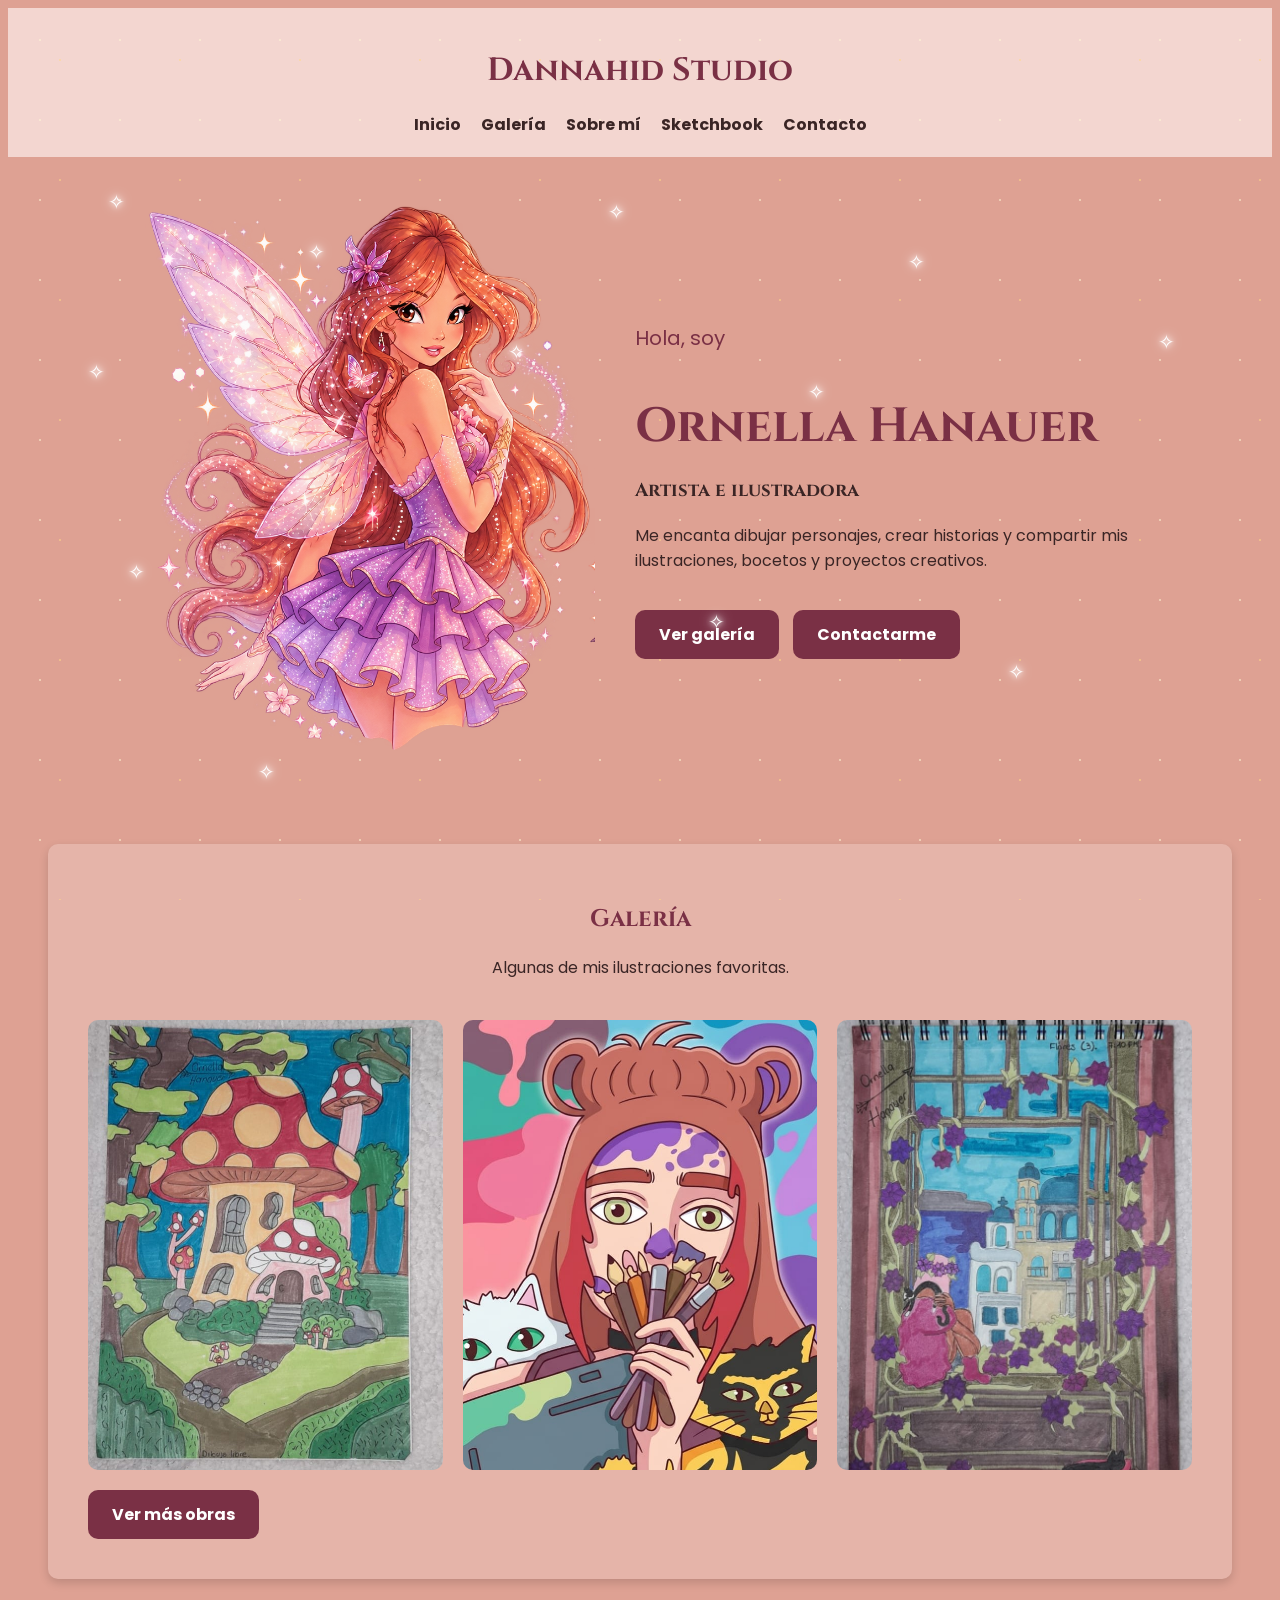
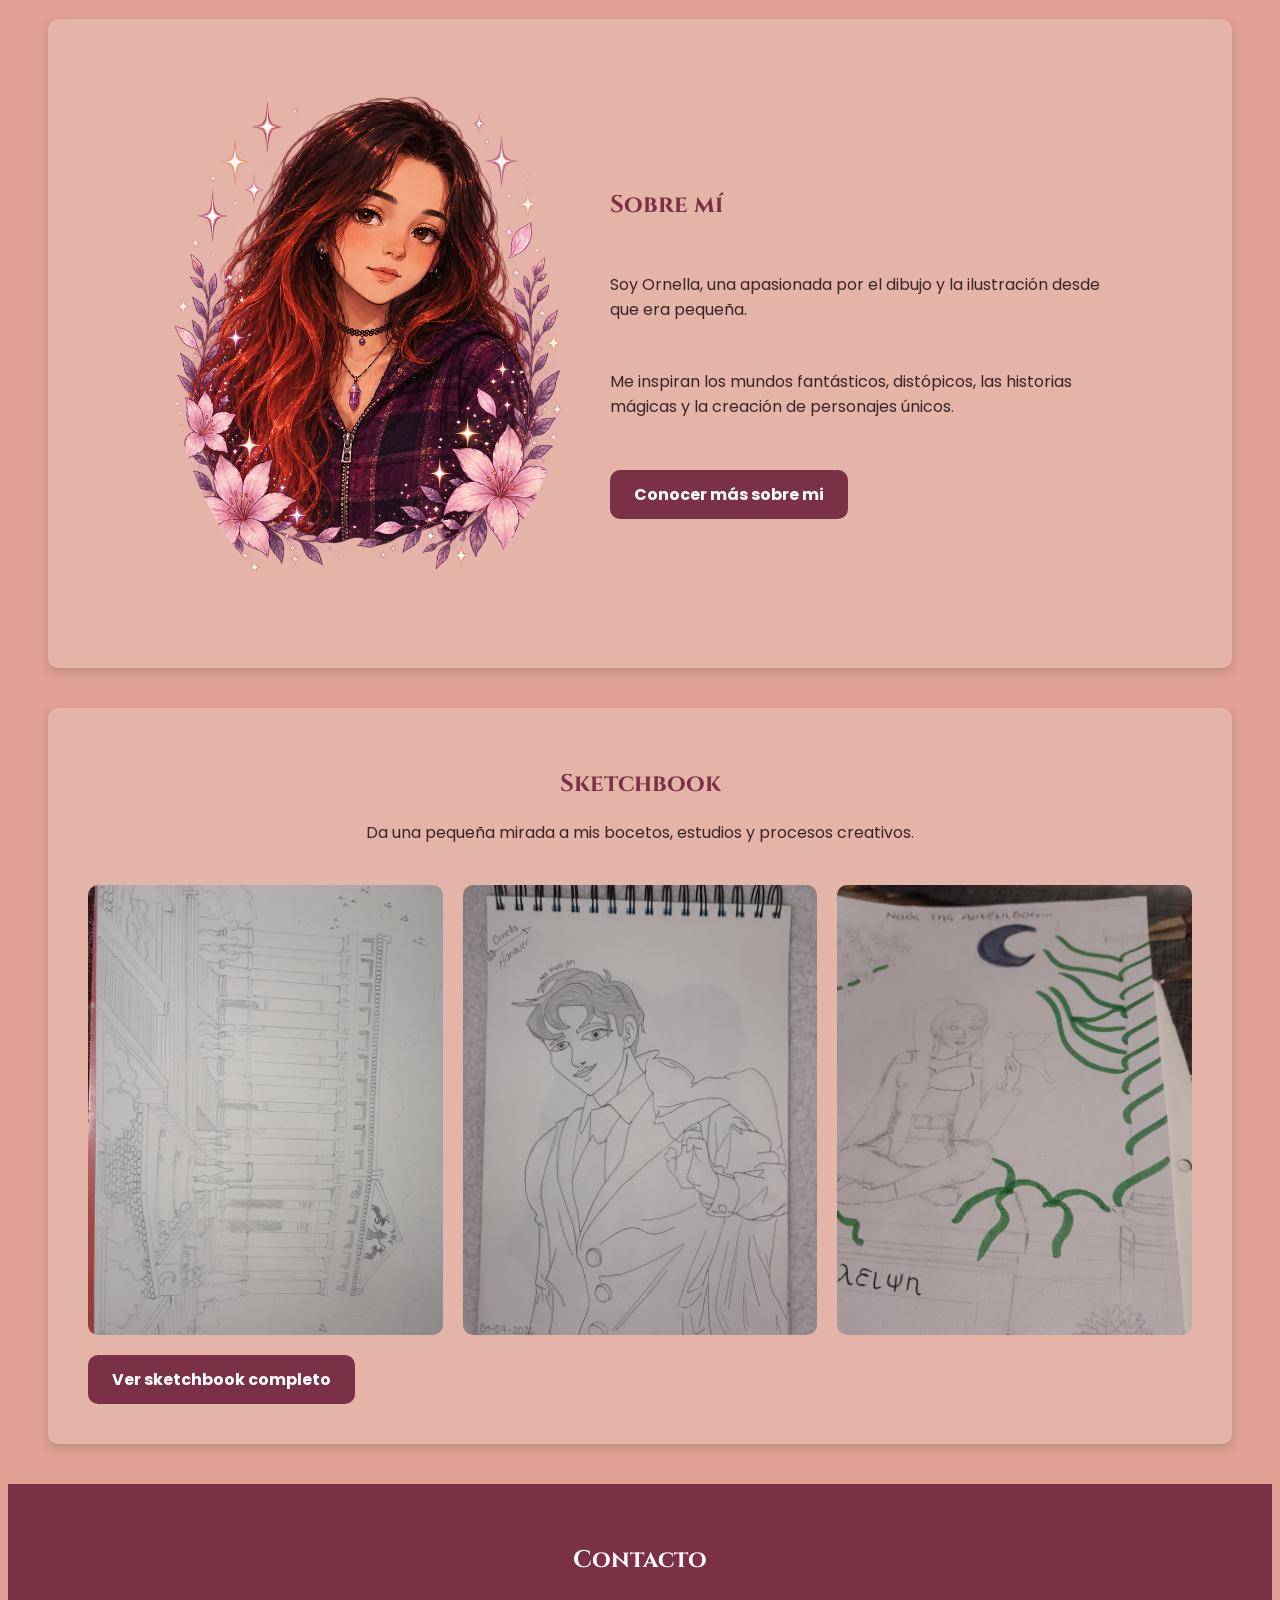
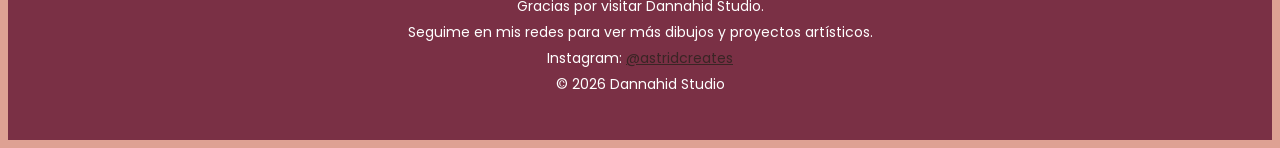
<file: index.html>
<!DOCTYPE html>
<html lang="es">

<head>

    <!-- Configuración de la página -->
    <meta charset="UTF-8">
    <meta name="viewport" content="width=device-width, initial-scale=1.0">
 
    <meta name="description"
    content="Portafolio artístico de Ornella Hanauer. Ilustraciones, bocetos, personajes originales, fanarts y proyectos creativos de Dannahid Studio.">

    <meta name="keywords"
    content="arte, ilustración, dibujo, portafolio, artista, fantasy art, bocetos">

    <meta name="author"
    content="Ornella Hanauer">

    <!-- Icon -->
    <link rel="icon" href="./assets/icons/iconodepaginaweb.png">

    <!-- Open Graph -->
    <meta property="og:title" content="Dannahid Studio">
    <meta property="og:description" content="Portafolio artístico de Ornella Hanauer.">
    <meta property="og:type" content="website">
    <meta property="og:image" content="./assets/img/fairy.png">

    <!-- Título que aparece en la pestaña -->
    <title>Dannahid Studio | Portafolio de Ornella Hanauer</title>

    <!-- Google Fonts -->
    <link rel="preconnect" href="https://fonts.googleapis.com">
 
    <link rel="preconnect" href="https://fonts.gstatic.com" crossorigin>

    <link href="https://fonts.googleapis.com/css2?family=Cinzel:wght@400;600;700&family=Poppins:wght@300;400;500;600&display=swap" rel="stylesheet">

    <!-- Hoja de estilos -->
    <link rel="stylesheet" href="./css/style.css">

    
</head>

<body>

    <!-- =========================
         HEADER / MENÚ DE NAVEGACIÓN
         ========================= -->

    <header class="header">

        <h1>Dannahid Studio</h1>

        <nav class="navbar" aria-label="Menú principal">
          <ul>
             <li><a href="./index.html">Inicio</a></li>
             <li><a href="./pages/gallery.html">Galería</a></li>
             <li><a href="./pages/aboutme.html">Sobre mí</a></li>
             <li><a href="./pages/sketchbook.html">Sketchbook</a></li>
             <li><a href="./pages/contact.html">Contacto</a></li>
          </ul>
        </nav>

    </header>

    <!-- =========================
         CONTENIDO PRINCIPAL
         ========================= -->

    <main>

        <!-- =========================
             HERO / PRESENTACIÓN
             ========================= -->

        <section id="inicio" class="hero">

            <!-- Imagen principal -->
            <img src="./assets/img/hada.png"
            class="hero-image"
            alt="Ilustración digital de un hada fantástica representando la identidad visual de Dannahid Studio">

            <div class="stars">
               <span></span>
               <span></span>
               <span></span>
               <span></span>
               <span></span>
               <span></span>
               <span></span>
               <span></span>
               <span></span>
               <span></span>
               <span></span>
               <span></span>
            </div>

            <!-- Texto principal -->
            <div class="hero-content">

                <p class="subtitle">
                 Hola, soy
                </p>

                <h2>
                 Ornella Hanauer
                </h2>

                <h3>
                  Artista e ilustradora
                </h3>

                <p>
                  Me encanta dibujar personajes,
                 crear historias y compartir mis
                 ilustraciones, bocetos y proyectos
                 creativos.
               </p>

               <a href="./pages/gallery.html" class="btn">Ver galería</a>
               <a href="./pages/contact.html" class="btn">Contactarme</a>

            </div>

        </section>

        <!-- =========================
             GALERÍA
             ========================= -->

        <section id="galeria" class="gallery">

            <h2>Galería</h2>

            <p>
                Algunas de mis ilustraciones favoritas.
            </p>

            <div class="gallery-container">

                <img src="./assets/img/casitashonguitos.jpeg"
                     alt="ilustración de una casa en forma de hongos en medio de un bosque mágico">

                <img src="./assets/img/chicaarteygatosdigital.jpeg"
                     alt="Ilustración colorida de una chica con manchas de pintura en la cara, pinceles y sus gatos.">

                <img src="./assets/img/chicaylilas.jpeg"
                     alt="Ilustración de una mujer sentada en el alfeizer de la ventana, rodeada de flores lilas, mirando hacia la ciudad junto a sus mascotas.">

            </div>

            <a href="./pages/gallery.html" class="btn">Ver más obras</a>

        </section>

        <!-- =========================
             SOBRE MÍ
             ========================= -->
        
        <section id="sobre-mi" class="aboutme">

          <div class="aboutme-image">

             <img src="./assets/img/avatardeornella.png"
             alt="Representación artística de Ornella">

          </div>

           <div class="aboutme-content">

             <h2>Sobre mí</h2>

                 <p>Soy Ornella, una apasionada por el dibujo y la ilustración desde que era pequeña.</p>

                 <p>Me inspiran los mundos fantásticos, distópicos, las historias mágicas y la creación de personajes únicos.</p>

              <a href="./pages/aboutme.html" class="btn">Conocer más sobre mi</a>

           </div>

        </section>


        <!-- =========================
     SKETCHBOOK
     ========================= -->

    <section id="sketchbook" class="sketchbook">

          <h2>Sketchbook</h2>

             <p>Da una pequeña mirada a mis bocetos, estudios y procesos creativos.</p>

         <div class="sketchbook-container">

            <img src="./assets/img/bocetotemplo3.jpeg"
             alt="Boceto de inicio para el Templo de Lady Artemisa en Éfeso.">

            <img src="./assets/img/bocetonahwajin7.jpeg"
             alt="Boceto del personaje Na Hwa-jin, protagonista de la serie de Netflix Coreana, Así aprenderás.">

            <img src="./assets/img/bocetoflores2.jpeg"
             alt="Boceto de una mujer sentada en un templo, de perfil bajo un paisaje nocturno con una luna y ramas verdes crecientes.">

         </div>

       <a href="./pages/sketchbook.html" class="btn">Ver sketchbook completo</a>

    </section>

    <!-- =========================
         FOOTER / CONTACTO
         ========================= -->

    <footer id="contacto" class="footer">

        <h2>Contacto</h2>

        <p>Gracias por visitar Dannahid Studio.</p>

        <p>Seguime en mis redes para ver más dibujos
            y proyectos artísticos.</p>

        <p>
         Instagram:
         <a href="https://instagram.com/astrid.creates7"
          target="_blank"
          rel="noopener noreferrer">
          @astridcreates
         </a>
        </p>

        <p>© 2026 Dannahid Studio</p>

    </footer>

</body>

</html>
</file>
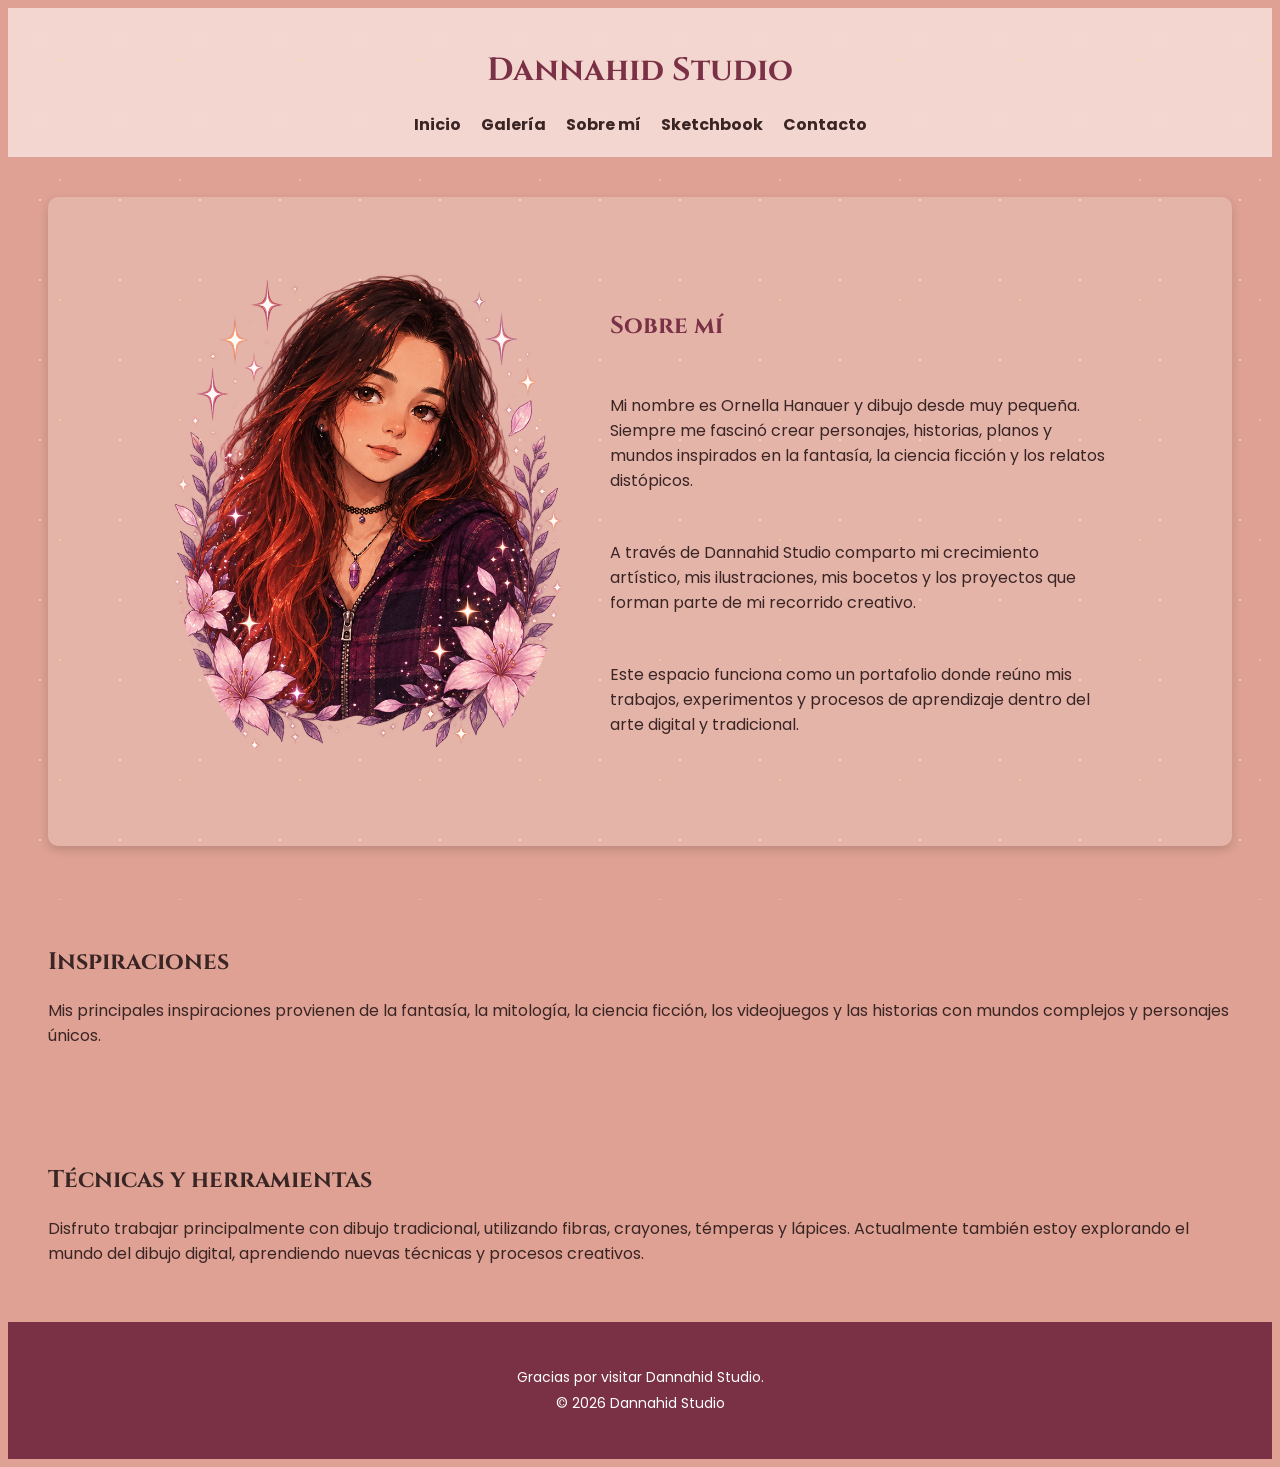
<file: pages/aboutme.html>
<!DOCTYPE html>
<html lang="es">

<head>

    <meta charset="UTF-8">

    <meta name="viewport"
    content="width=device-width, initial-scale=1.0">

    <meta name="description"
    content="Conocé más sobre Ornella Hanauer, artista e ilustradora creadora de Dannahid Studio.">

    <meta name="keywords"
    content="arte, dibujo, ilustración, portafolio, artista">

    <meta name="author"
    content="Ornella Hanauer">

    <!-- Icon -->
    <link rel="icon" href="../assets/icons/iconodepaginaweb.png">

    <meta property="og:title" content="Sobre mí | Dannahid Studio">
    <meta property="og:description" content="Conocé más sobre Ornella Hanauer, artista e ilustradora creadora de Dannahid Studio.">
    <meta property="og:type" content="website">
    <meta property="og:image" content="../assets/img/avatardeornella.png">

    <title>Sobre mí | Dannahid Studio</title>

    <!-- Google Fonts -->
    <link rel="preconnect" href="https://fonts.googleapis.com">

    <link rel="preconnect" href="https://fonts.gstatic.com" crossorigin>

    <link href="https://fonts.googleapis.com/css2?family=Cinzel:wght@400;600;700&family=Poppins:wght@300;400;500;600&display=swap" rel="stylesheet">


    <!-- Hoja de estilos -->
    <link rel="stylesheet" href="../css/style.css">

</head>

<body>

    <header class="header">

      <h1>Dannahid Studio</h1>

        <nav class="navbar" aria-label="Menú principal">
            <ul>
               <li><a href="../index.html">Inicio</a></li>
               <li><a href="./gallery.html">Galería</a></li>
               <li><a href="./aboutme.html">Sobre mí</a></li>
               <li><a href="./sketchbook.html">Sketchbook</a></li>
               <li><a href="./contact.html">Contacto</a></li>
            </ul>
        </nav>
    </header> 

    <main>
    
        <!-- SOBRE MÍ -->
     <section class="aboutme">

    <div class="aboutme-image">
        <img src="../assets/img/avatardeornella.png"
        alt="Representación artística de Ornella Hanauer">
    </div>

    <div class="aboutme-content">

        <h2>Sobre mí</h2>

        <p>
            Mi nombre es Ornella Hanauer y dibujo desde muy pequeña.
            Siempre me fascinó crear personajes, historias, planos y mundos
            inspirados en la fantasía, la ciencia ficción y los relatos
            distópicos.
        </p>

        <p>
            A través de Dannahid Studio comparto mi crecimiento artístico,
            mis ilustraciones, mis bocetos y los proyectos que forman parte
            de mi recorrido creativo.
        </p>

        <p>
            Este espacio funciona como un portafolio donde reúno mis trabajos,
            experimentos y procesos de aprendizaje dentro del arte digital y tradicional.
        </p>

    </div>

</section>

     <!-- INSPIRACIONES -->
     <section class="inspirations">

        <h2>Inspiraciones</h2>

        <p>
            Mis principales inspiraciones provienen de la fantasía,
            la mitología, la ciencia ficción, los videojuegos y las historias
            con mundos complejos y personajes únicos.
        </p>

    </section>

    <!-- TÉCNICAS -->
    <section class="tools">

        <h2>Técnicas y herramientas</h2>

        <p>
            Disfruto trabajar principalmente con dibujo tradicional,
            utilizando fibras, crayones, témperas y lápices. Actualmente
            también estoy explorando el mundo del dibujo digital,
            aprendiendo nuevas técnicas y procesos creativos.
        </p>

    </section>

     
    </main>

    <footer class="footer">

       <p>Gracias por visitar Dannahid Studio.</p>

       <p>© 2026 Dannahid Studio</p>

    </footer>

</body>
</html>
</file>
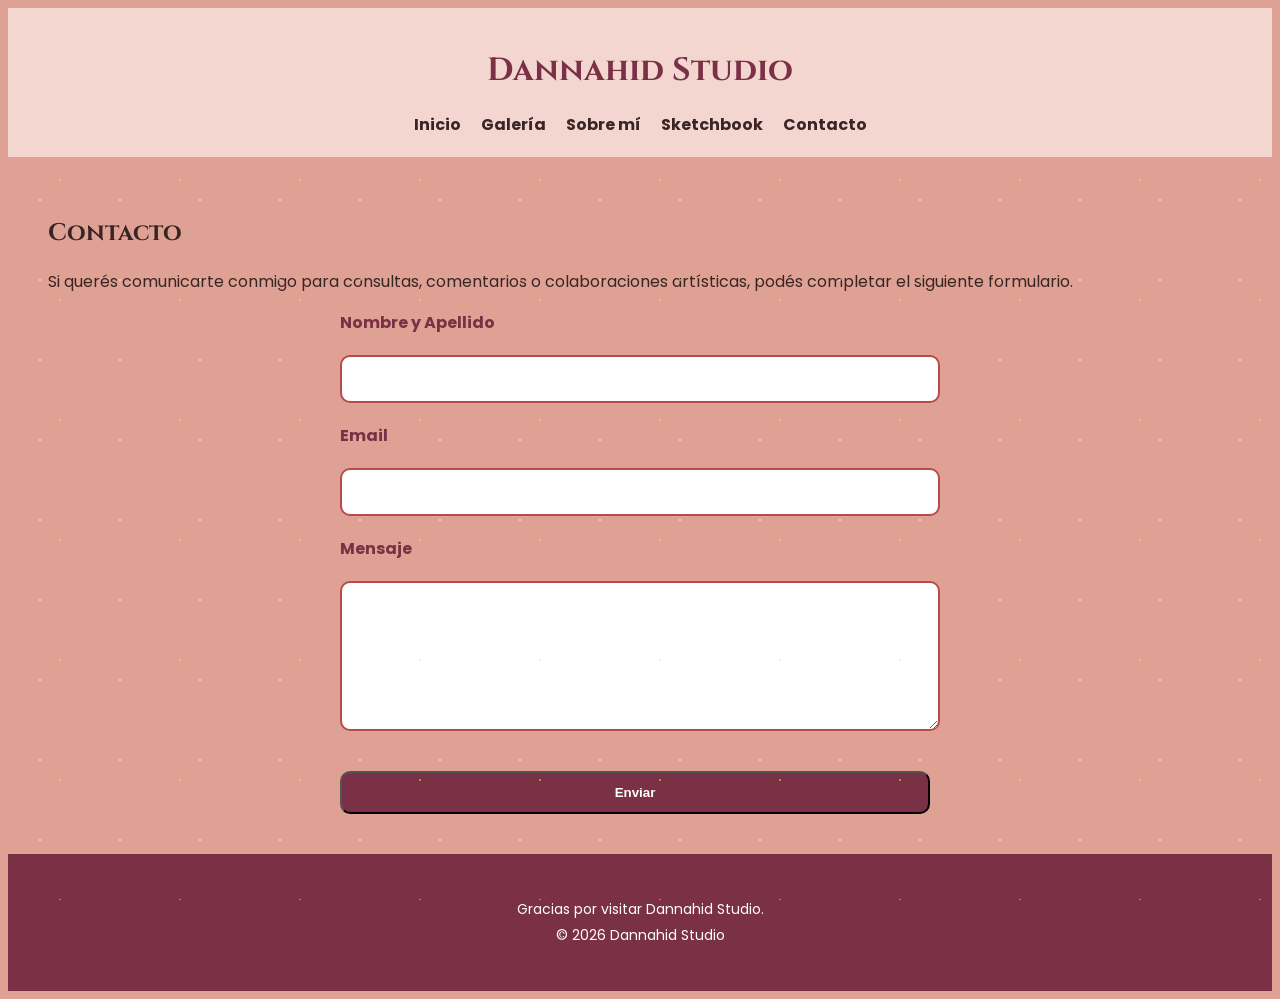
<file: pages/contact.html>
<!DOCTYPE html>
<html lang="es">

<head>

    <meta charset="UTF-8">

    <meta name="viewport"
    content="width=device-width, initial-scale=1.0">

    <meta name="description"
    content="Ponete en contacto con Dannahid Studio para consultas, 
    colaboraciones o comentarios sobre mis ilustraciones y proyectos artísticos.">

    <meta name="keywords"
    content="contacto, ilustración, artista, portfolio, arte digital, dibujo">

    <meta name="author"
    content="Ornella Hanauer">

    <!-- Icon -->
    <link rel="icon" href="../assets/icons/iconodepaginaweb.png">

    <meta property="og:title" content="Contacto | Dannahid Studio">
    <meta property="og:description" content="Ponete en contacto con Dannahid Studio para consultas y colaboraciones artísticas.">
    <meta property="og:type" content="website">
    <meta property="og:image" content="../assets/img/avatardeornella.png">

    <title>Contacto | Dannahid Studio</title>
    
    <!-- Google Fonts -->
    <link rel="preconnect" href="https://fonts.googleapis.com">

    <link rel="preconnect" href="https://fonts.gstatic.com" crossorigin>

    <link href="https://fonts.googleapis.com/css2?family=Cinzel:wght@400;600;700&family=Poppins:wght@300;400;500;600&display=swap" rel="stylesheet">


    <!-- Hoja de estilos -->
    <link rel="stylesheet" href="../css/style.css">

</head>

<body>

    <header class="header">

      <h1>Dannahid Studio</h1>

         <nav class="navbar" aria-label="Menú principal">
            <ul>
               <li><a href="../index.html">Inicio</a></li>
               <li><a href="./gallery.html">Galería</a></li>
               <li><a href="./aboutme.html">Sobre mí</a></li>
               <li><a href="./sketchbook.html">Sketchbook</a></li>
               <li><a href="./contact.html">Contacto</a></li>
            </ul>
         </nav>
    </header> 

    <main>

     <section class="contact">

        <h2>Contacto</h2>

         <p>
            Si querés comunicarte conmigo para consultas,
            comentarios o colaboraciones artísticas, podés
            completar el siguiente formulario.
         </p>

        <form action="#" method="post">
            
            <label for="nombre">Nombre y Apellido</label>
            <input type="text"
            id="nombre" 
            name="nombre" 
            required>

            <label for="email">Email</label>
            <input type="email" 
            id="email" 
            name="email" 
            required>

            <label for="mensaje">Mensaje</label>
            <textarea id="mensaje"
            name="mensaje" 
            required></textarea>

            <button type="submit" class="btn">
                Enviar
            </button>

        </form>

     </section>

    </main>
 
    <footer class="footer">

     <p>Gracias por visitar Dannahid Studio.</p>

     <p>© 2026 Dannahid Studio</p>

   </footer>

</body>
</html>
</file>
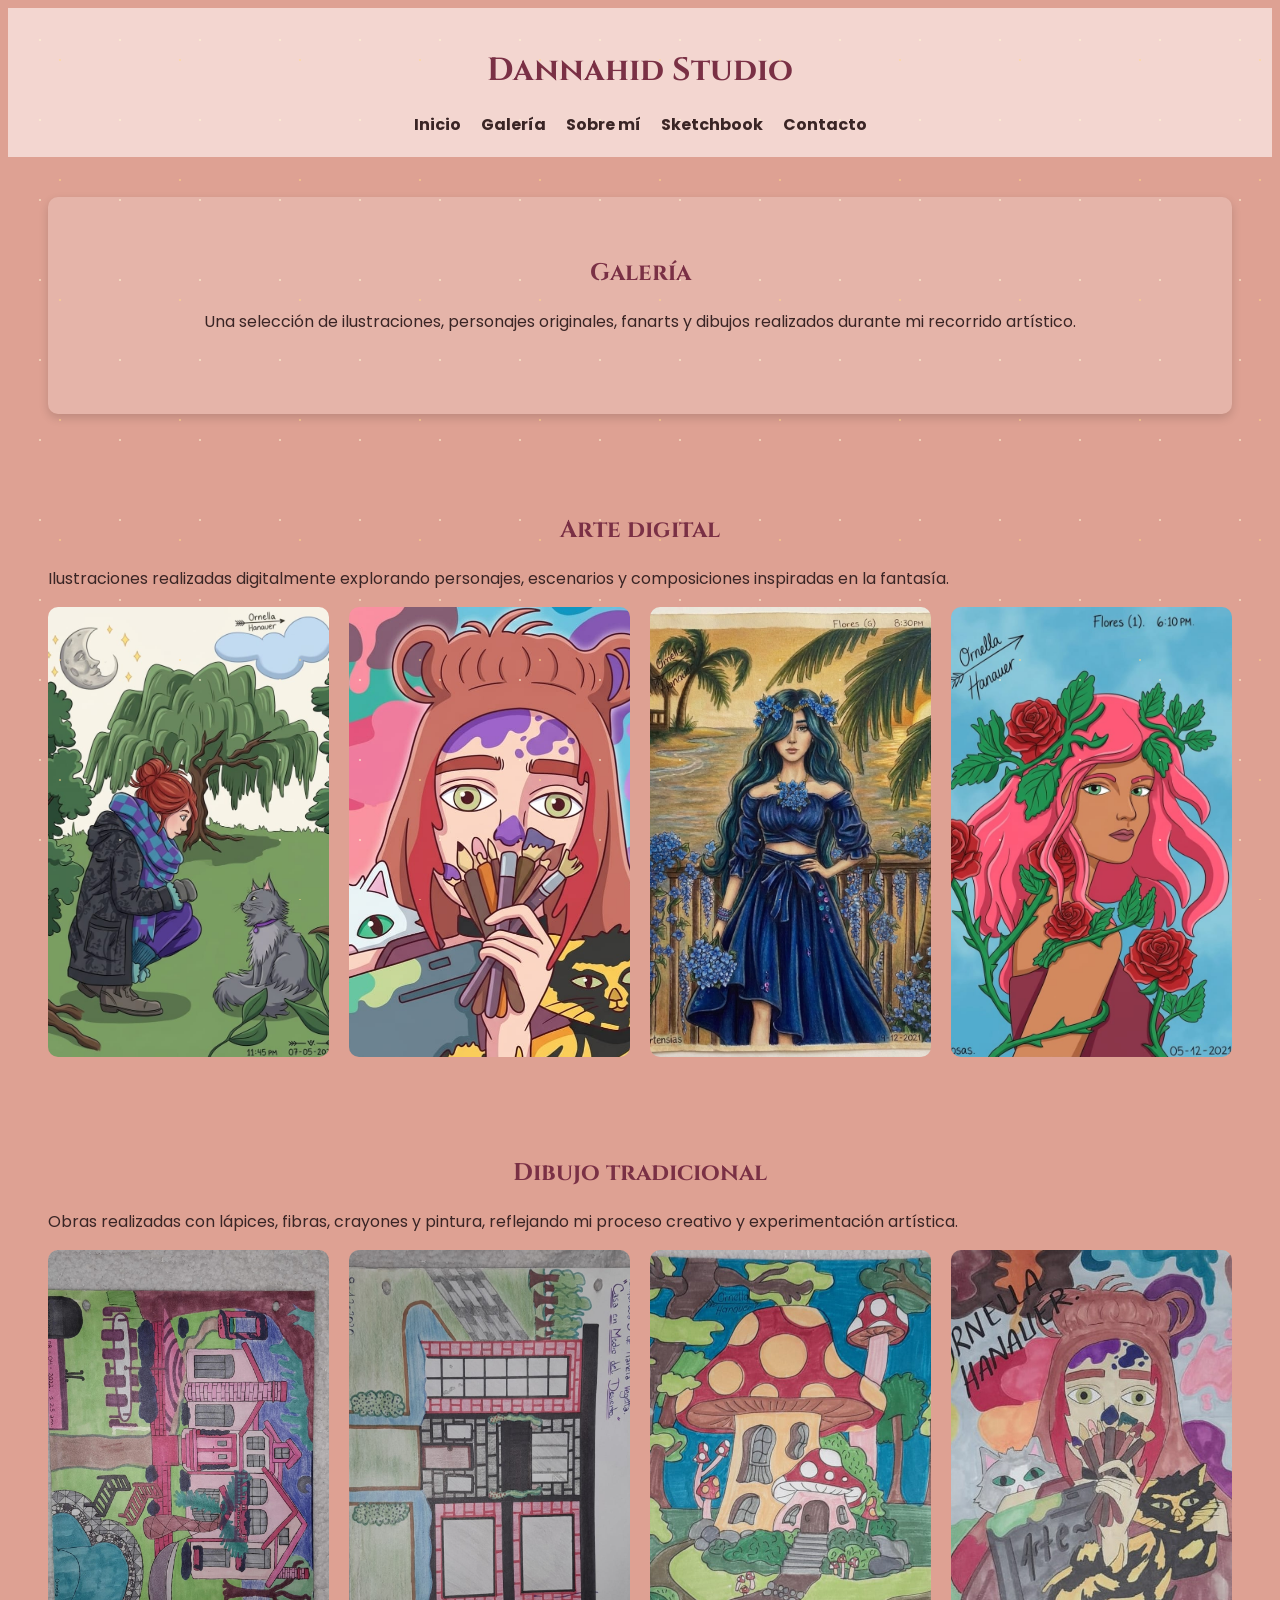
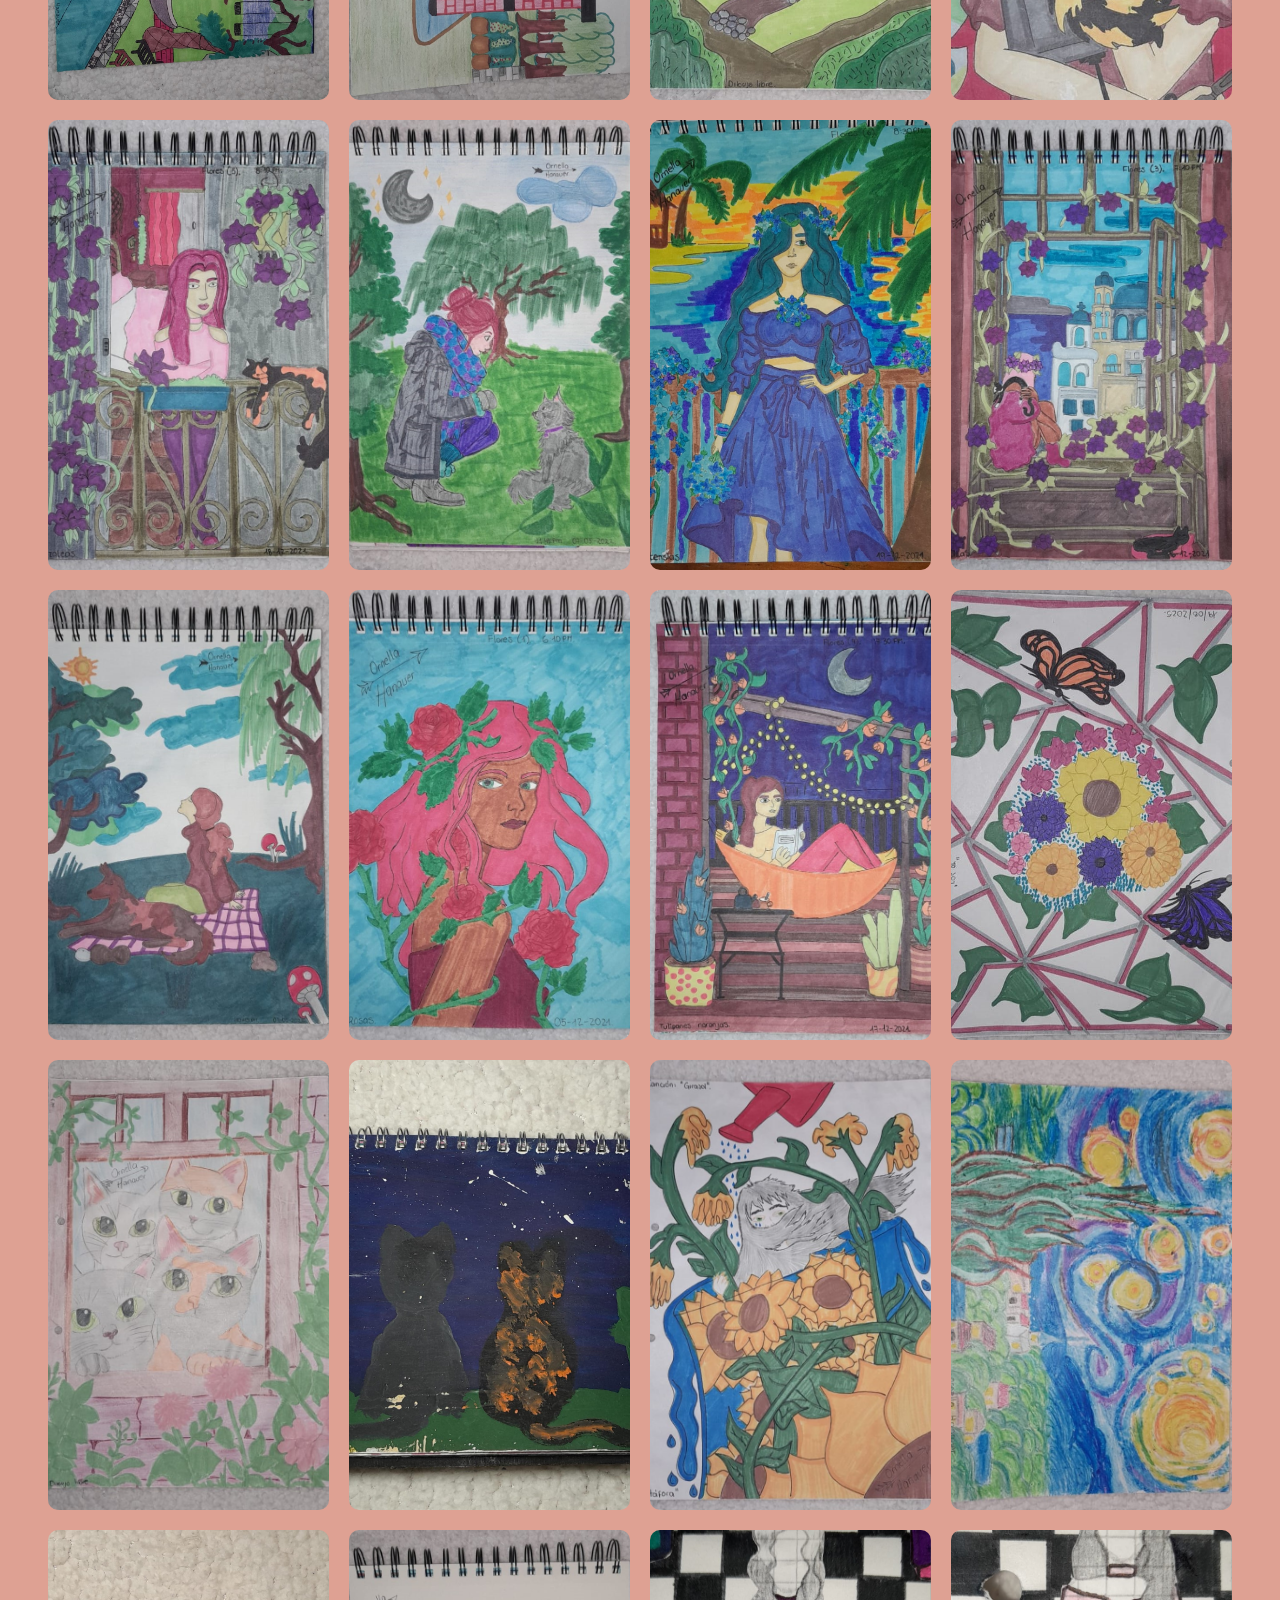
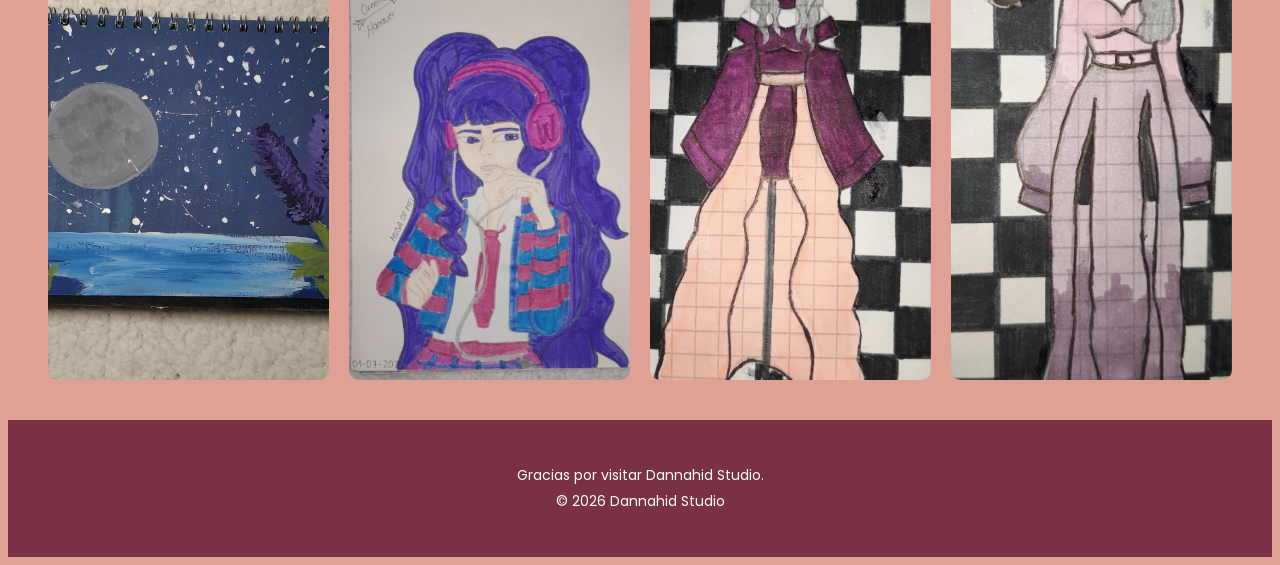
<file: pages/gallery.html>
<!DOCTYPE html>
<html lang="es">

<head>

    <meta charset="UTF-8">

    <meta name="viewport"
    content="width=device-width, initial-scale=1.0">

    <meta name="description"
    content="Explorá ilustraciones, fanarts, personajes originales y obras
    artísticas creadas por Ornella Hanauer para Dannahid Studio.">

    <meta name="keywords"
    content="galería de arte, ilustración digital, dibujo tradicional,
    fanart, personajes originales, portfolio artístico">

    <meta name="author"
    content="Ornella Hanauer">

    <!-- Icon -->
    <link rel="icon" href="../assets/icons/iconodepaginaweb.png">

    <meta property="og:title" content="Galería | Dannahid Studio">
    <meta property="og:description" content="Explorá ilustraciones, fanarts, personajes originales y obras artísticas de Dannahid Studio.">
    <meta property="og:type" content="website">
    <meta property="og:image" content="../assets/img/chicaarteygatos.jpeg">

    <title>Galería | Dannahid Studio</title>
 
    <!-- Google Fonts -->
    <link rel="preconnect" href="https://fonts.googleapis.com">

    <link rel="preconnect" href="https://fonts.gstatic.com" crossorigin>

    <link href="https://fonts.googleapis.com/css2?family=Cinzel:wght@400;600;700&family=Poppins:wght@300;400;500;600&display=swap" rel="stylesheet">

    <!-- Hoja de estilos -->
    <link rel="stylesheet" href="../css/style.css">

</head>

<body>

      <header class="header">

        <h1>Dannahid Studio</h1>

         <nav class="navbar" aria-label="Menú principal">
            <ul>
               <li><a href="../index.html">Inicio</a></li>
               <li><a href="./gallery.html">Galería</a></li>
               <li><a href="./aboutme.html">Sobre mí</a></li>
               <li><a href="./sketchbook.html">Sketchbook</a></li>
               <li><a href="./contact.html">Contacto</a></li>
            </ul>
         </nav>
      </header> 

       
    <main>

      <section class="gallery">

        <h2>Galería</h2>

         <p>
           Una selección de ilustraciones, personajes originales,
           fanarts y dibujos realizados durante mi recorrido artístico.
         </p>

      </section>

      <section class="digital-art">

           <h2>Arte digital</h2>

            <p>
              Ilustraciones realizadas digitalmente explorando personajes,
              escenarios y composiciones inspiradas en la fantasía.
            </p>

         <div class="gallery-container">

           <img src="../assets/img/chicaygatobajoelarboldigital.jpeg" 
           alt="Ilustración digital de una joven con cabello recogido y bufanda a 
           cuadros interactuando con un gato gris bajo la noche, con un sauce y la luna de fondo."
           loading="lazy">

           <img src="../assets/img/chicaarteygatosdigital.jpeg" 
           alt="Ilustración digital de una joven con pintura en la cara sosteniendo un manojo de pinceles y una carpeta de arte, acompañada 
           por un gato carey y un gato gris asomándose, sobre un fondo de manchas multicolores."
           loading="lazy">

           <img src="../assets/img/chicayhortensiasdigital.jpeg" 
           alt="Ilustración digital a color de una mujer con cabello turquesa oscuro y un 
           conjunto azul, posando en un balcón con hortensias azules y una puesta de sol de fondo."
           loading="lazy">

           <img src="../assets/img/chicayrosasdigital.jpeg" 
           alt="Ilustración digital en primer plano de una mujer con cabello rosa vibrante y ojos verdes, con 
           rosas rojas que crecen alrededor de su cabello y cuerpo, mirando de reojo."
           loading="lazy">

         </div>

      </section>

      <section class="traditional-art">

          <h2>Dibujo tradicional</h2>

               <p>
                  Obras realizadas con lápices, fibras, crayones y pintura,
                  reflejando mi proceso creativo y experimentación artística.
               </p>

             <div class="gallery-container">

               <img src="../assets/img/casaenlosims4.jpeg"
               alt="Ilustración a mano de una residencia rosa al atardecer, 
               con jardín, piscina, patio para comer, hamaca paraguaya y columpios en los árboles."
               loading="lazy">

               <img src="../assets/img/casaplanettavegetta3.jpeg"
               alt="Ilustración a mano de una casa moderna de dos pisos 
               hecha de ladrillos rojos y piedra gris, rodeada por un foso de agua."
               loading="lazy">

               <img src="../assets/img/casitashonguitos.jpeg"
               alt="Ilustración a mano de una casa moderna de dos pisos hecha de ladrillos rojos y piedra gris, rodeada por un foso de agua."
               loading="lazy">   

               <img src="../assets/img/chicaarteygatos.jpeg"
               alt="Ilustración a lápiz de una joven con pintura en la cara sosteniendo un manojo de pinceles y una carpeta de arte, acompañada 
               por un gato carey y un gato gris asomándose, sobre un fondo de manchas multicolores."
               loading="lazy">

               <img src="../assets/img/chicayazaleas.jpeg"
               alt="Ilustración a lápiz de una joven vestida de rosa en un
               balcón con plantas de azaleas púrpuras, un gato carey a su lado y 
               el interior de una habitación de fondo."
               loading="lazy">

               <img src="../assets/img/chicaygatobajoelarbol.jpeg"
               alt="Ilustración a lápiz de una joven con cabello recogido y bufanda a 
               cuadros interactuando con un gato gris bajo la noche, con un sauce y la luna de fondo."
               loading="lazy">

               <img src="../assets/img/chicayhortensiasalapiz.jpeg"
               alt="Ilustración a lápiz de una mujer con cabello turquesa oscuro y un 
               conjunto azul, posando en un balcón con hortensias azules y una puesta de sol de fond."
               loading="lazy">

               <img src="../assets/img/chicaylilas.jpeg"
               alt="Ilustración a lápiz de una persona con túnica rosa y corona de flores mirando por una gran ventana 
               de madera rodeada de flores lilas, dando hacia un paisaje urbano histórico, con dos gatos negros acompañándola."
               loading="lazy">

               <img src="../assets/img/chicayperroenpicnic.jpeg"
               alt="Ilustración a lápiz de una joven con abrigo borgoña y su perro marrón recostado 
               sobre una manta rosa a cuadros en el césped, bajo la luz del sol entre árboles."
               loading="lazy">

               <img src="../assets/img/chicayrosas.jpeg"
               alt="Ilustración a lápiz en primer plano de una mujer con cabello rosa vibrante y ojos verdes, con 
               rosas rojas que crecen alrededor de su cabello y cuerpo, mirando de reojo."
               loading="lazy">

               <img src="../assets/img/chicaytulipanes.jpeg"
               alt="Ilustración a lápiz de una joven recostada leyendo un libro en una terraza bajo 
               la luna creciente, rodeada de luces cálidas, macetas y enredaderas de tulipanes."
               loading="lazy">

               <img src="../assets/img/floresymariposasdefinitivo.jpeg"
               alt="Ilustración a lápiz con patrón geométrico tipo mosaico que enmarca un arreglo de girasoles, 
               dhalias, caléndulas, azaleas y margaritas, con una mariposa monarca arriba y una mariposa morada abajo."
               loading="lazy">

               <img src="../assets/img/gatosenlaventana.jpeg"
               alt="Ilustración a lápiz de cuatro gatos con ojos grandes (uno blanco, uno gris, uno naranja y uno manchado)
               mirando hacia afuera desde una ventana con flores en el alféiza."
               loading="lazy">

               <img src="../assets/img/gatosobservandoestrellas.jpeg"
               alt="Pintura en acrílico de dos gatos de espaldas en el césped, uno gris oscuro y otro
               carey, mirando un cielo azul marino con salpicaduras de estrellas."
               loading="lazy">

               <img src="../assets/img/girasolnasahistories.jpeg"
               alt="Ilustración a lápiz de un personaje de cabello gris con la cara cubierta entre tallos 
               de girasoles, mientras recibe gotas de agua desde una regadera roja en una taza azul."
               loading="lazy">

               <img src="../assets/img/lanocheestrelladaconcrayones.jpeg"
               alt="Recreación artística hecha con crayones de cera de La Noche Estrellada, destacando los trazos de colores vibrantes en el cielo 
               azul, los soles, el gran ciprés y las pequeñas casas con techos rojos."
               loading="lazy">

               <img src="../assets/img/lunallenayestrellas.jpeg"
               alt="Pintura en acrílico sobre un cuaderno de bocetos de espiral, mostrando un paisaje nocturno 
               con una luna llena sobre el agua, un cielo estrellado y racimos de lavanda púrpuras."
               loading="lazy">

               <img src="../assets/img/musawinx.jpeg"
               alt="Ilustración a lápiz del personaje Musa de Winx Club, vestida con uniforme escolar de chaqueta 
               a rayas azul y fucsia, corbata rosa y audífonos magenta mientras sostiene su cable."
               loading="lazy">

               <img src="../assets/img/vestidoborgoñayrosapalo.jpeg"
               alt="Ilustración de boceto de moda con vestido largo borgoña
               y rosa palo sobre maniquí, con fondo a cuadros blancos y negros."
               loading="lazy">

               <img src="../assets/img/vestidoentonosbeiges.jpeg"
               alt="Boceto de moda de un vestido largo beige con degradé marrón en el
               dobladillo y mangas sobre maniquí, con fondo a cuadros blancos y negros."
               loading="lazy">

            </div>

      </section>

   </main>

   <footer class="footer">

     <p>Gracias por visitar Dannahid Studio.</p>

     <p>© 2026 Dannahid Studio</p>

   </footer>

</body>
</html>
</file>
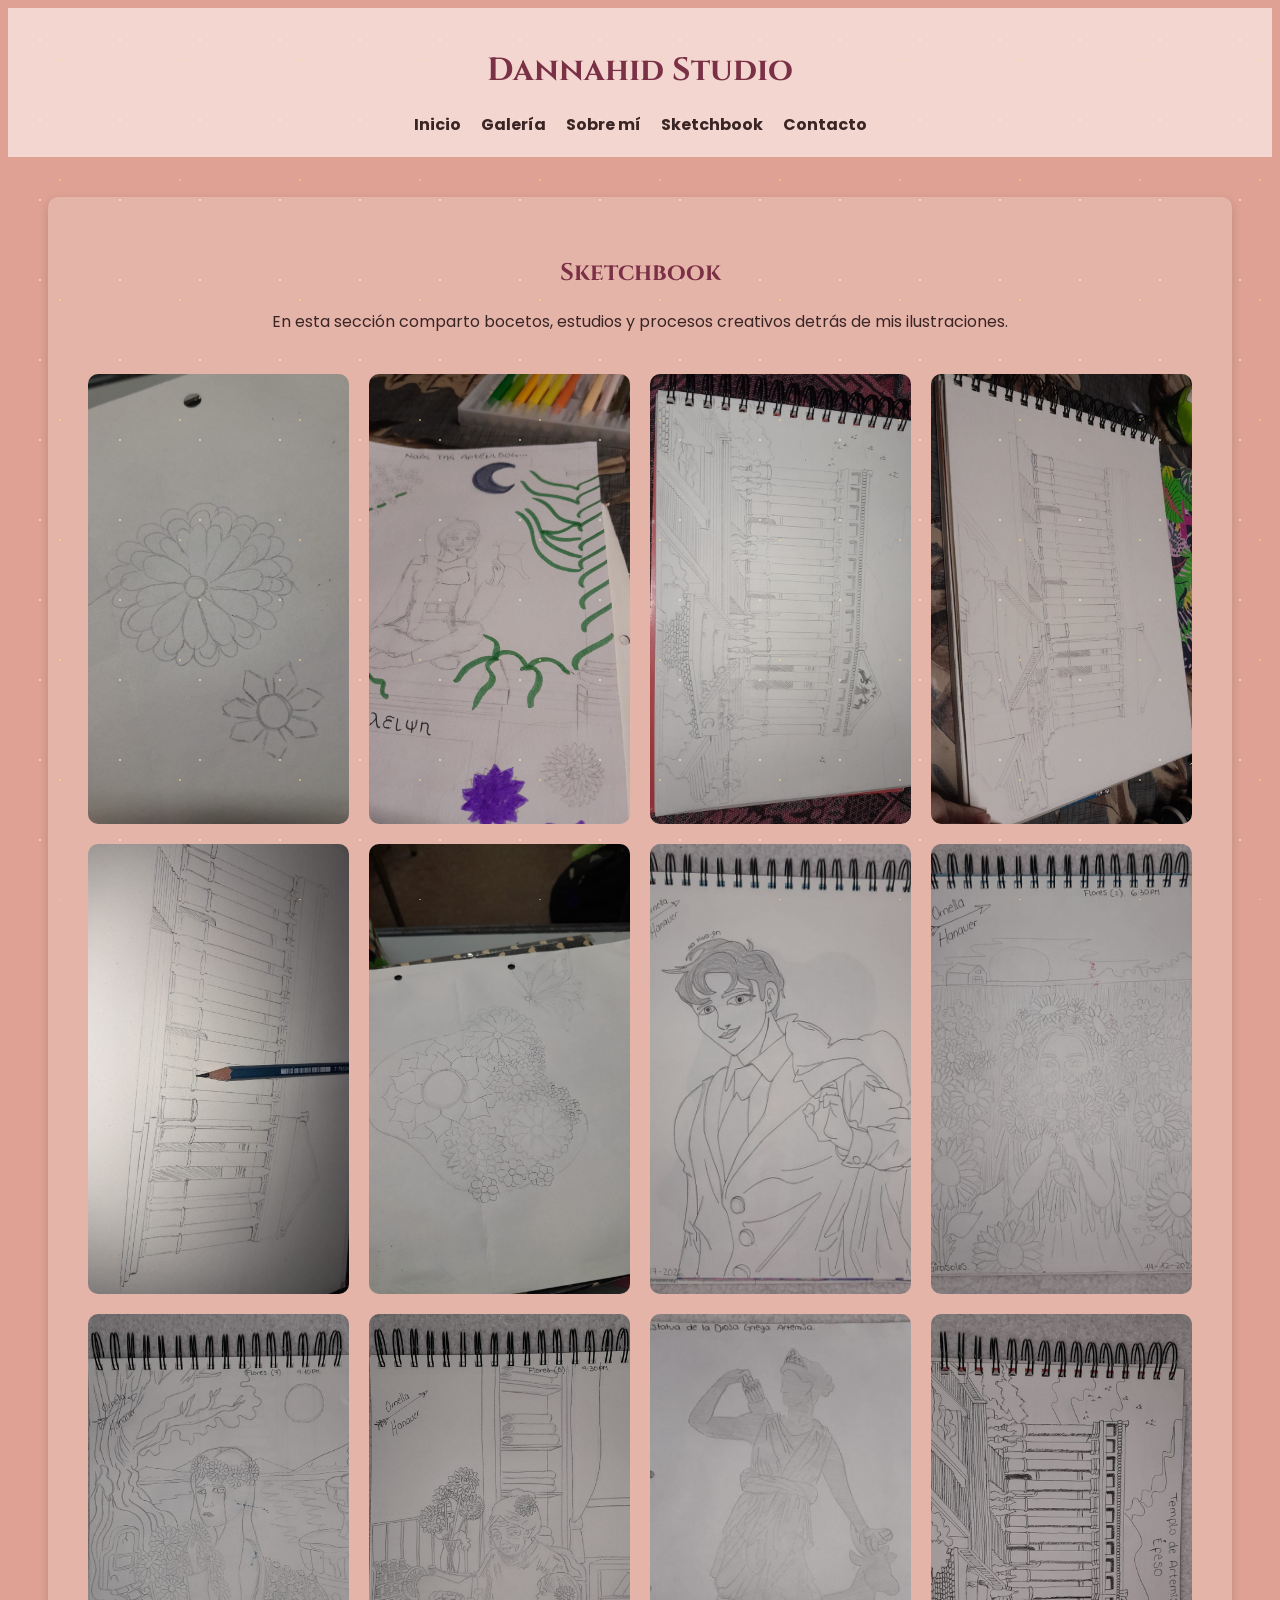
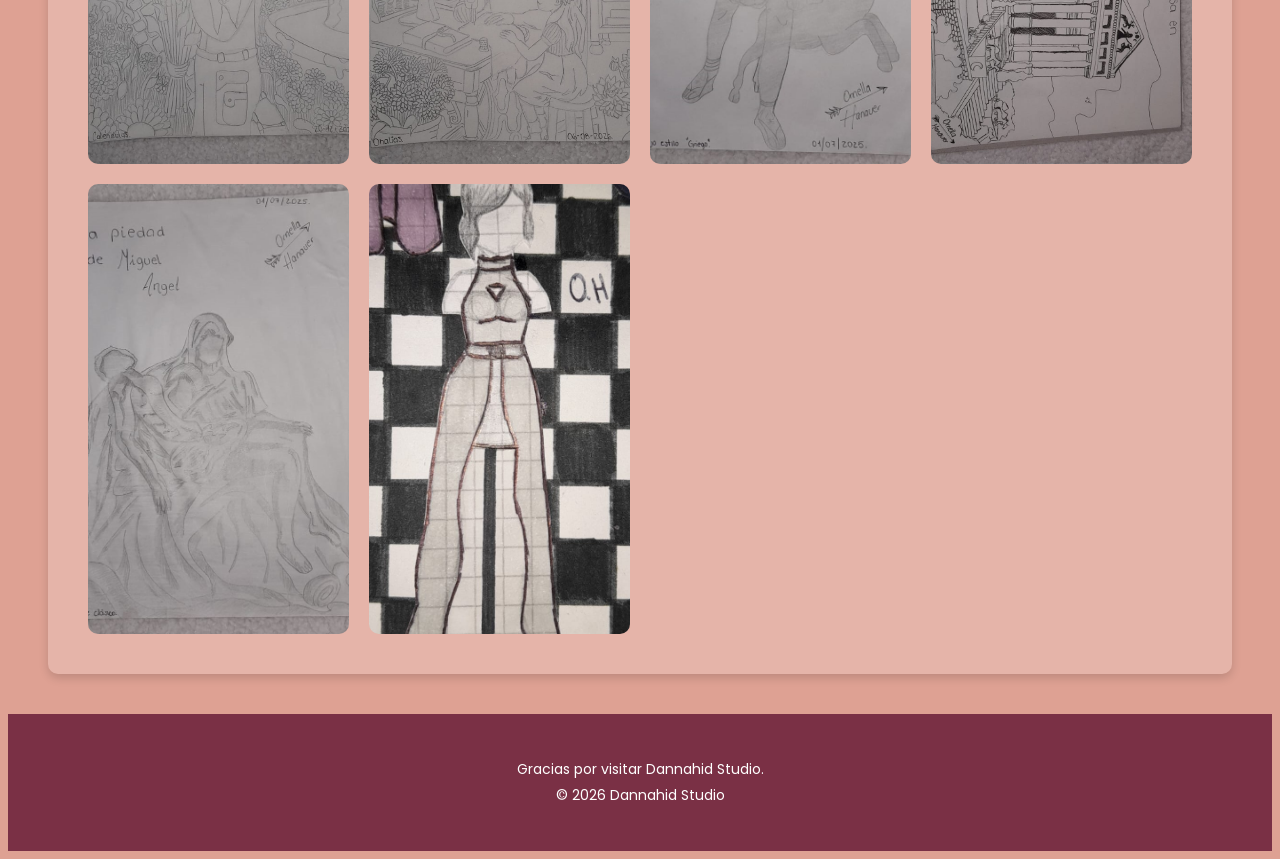
<file: pages/sketchbook.html>
<!DOCTYPE html>
<html lang="es">

<head>

    <meta charset="UTF-8">

    <meta name="viewport"
    content="width=device-width, initial-scale=1.0">

    <meta name="description" 
    content="Explorá el sketchbook de Ornella Hanauer, 
    con bocetos, estudios y procesos creativos detrás de sus ilustraciones.">

    <meta name="keywords" 
    content="sketchbook, bocetos, dibujo, ilustración, proceso creativo, estudios, arte">

    <meta name="author"
    content="Ornella Hanauer">

    <!-- Icon -->
    <link rel="icon" href="../assets/icons/iconodepaginaweb.png">

    <!-- Open Graph --> 
    <meta property="og:title" content="Sketchbook | Dannahid Studio"> 
    <meta property="og:description" content="Bocetos, estudios y procesos creativos de Ornella Hanauer.">
    <meta property="og:type" content="website"> 
    <meta property="og:image" content="../assets/img/bocetoabuelaynietacondhalias10.jpeg">

    <title>Sketchbook | Dannahid Studio</title>

    <!-- Google Fonts -->
    <link rel="preconnect" href="https://fonts.googleapis.com">

    <link rel="preconnect" href="https://fonts.gstatic.com" crossorigin>

    <link href="https://fonts.googleapis.com/css2?family=Cinzel:wght@400;600;700&family=Poppins:wght@300;400;500;600&display=swap" rel="stylesheet">

    <!-- Hoja de estilos -->
    <link rel="stylesheet" href="../css/style.css">

</head>

<body>

    <header class="header">

      <h1>Dannahid Studio</h1>

         <nav class="navbar" aria-label="Menú principal">
            <ul>
               <li><a href="../index.html">Inicio</a></li>
               <li><a href="./gallery.html">Galería</a></li>
               <li><a href="./aboutme.html">Sobre mí</a></li>
               <li><a href="./sketchbook.html">Sketchbook</a></li>
               <li><a href="./contact.html">Contacto</a></li>
            </ul>
         </nav>
    </header> 

    <main> 

      <section class="sketchbook">

        <h2>Sketchbook</h2>

        <p>
            En esta sección comparto bocetos, estudios y procesos creativos detrás de mis ilustraciones.
        </p>

        <div class="gallery-container">

            <img src="../assets/img/bocetoflores1.jpeg" 
            alt="Dibujo a lápiz sobre papel blanco que muestra una flor simétrica tipo crisantemo o dalia con capas superpuestas de 
            pétalos, y una flor más pequeña abajo a la derecha con pétalos en forma de rombo." 
            loading="lazy">

            <img src="../assets/img/bocetoflores2.jpeg" 
            alt="Boceto de una mujer sentada en un templo, de perfil bajo 
            un paisaje nocturno con una luna y ramas verdes crecientes." 
            loading="lazy">

            <img src="../assets/img/bocetotemplo3.jpeg" 
            alt="Boceto a lápiz de un gran templo griego clásico
            con columnas, amplias escalinatas, estatuas y un frontón con grabados. 
            Realizado durante el proceso creativo de la ilustración del Templo de Lady Artemisa." 
            loading="lazy">

            <img src="../assets/img/bocetotemplo4.jpeg" 
            alt="Boceto inicial, hecho a lápiz de un gran templo griego clásico
            con columnas, amplias escalinatas, estatuas y un frontón con grabados. 
            Realizado durante el proceso creativo de la ilustración del Templo de Lady Artemisa." 
            loading="lazy">

            <img src="../assets/img/bocetotemplo5.jpeg" 
            alt="Boceto apenas iniciado, hecho a lápiz de un gran templo griego clásico
            con columnas, amplias escalinatas, estatuas y un frontón con grabados. 
            Realizado durante el proceso creativo de la ilustración del Templo de Lady Artemisa." 
            loading="lazy">

            <img src="../assets/img/bocetofloresymariposas6.jpeg" 
            alt="Dibujo a lápiz sobre papel blanco que muestra un conjunto de flores tipo girasol, margaritas y dalias reunidas
            en forma de ramillete, acompañado por una mariposa en la esquina superior derecha." 
            loading="lazy">

            <img src="../assets/img/bocetonahwajin7.jpeg" 
            alt="Boceto del personaje Na Hwa-jin, protagonista de la serie de Netflix Coreana, Así aprenderás." 
            loading="lazy">

            <img src="../assets/img/bocetochicaencampodegirasoles8.jpeg" 
            alt="Dibujo a lápiz sobre cuaderno de espiral que muestra a una joven 
            rodeada de girasoles cubriendo parte de su rostro con un ramo, luciendo 
            una corona floral, en un paisaje rural con sol poniente y una granja al 
            fondo." 
            loading="lazy">

            <img src="../assets/img/bocetochicaycampodecalendulas9.jpeg" 
            alt="Boceto a lápiz de una chica con expresión triste sosteniendo un gran ramo de caléndulas y 
            luciendo una corona floral, en un paisaje nocturno con un árbol antiguo y una fuente." 
            loading="lazy">

            <img src="../assets/img/bocetoabuelaynietacondhalias10.jpeg" 
            alt="Boceto a lápiz en una libreta de espiral que muestra a una abuela y su nieta cosiendo juntas 
            con una máquina de coser vintage, rodeadas de racimos de dalias y estanterías con telas." 
            loading="lazy">

            <img src="../assets/img/ladyartemisa.jpeg" 
            alt="Dibujo a lápiz de la diosa griega Artemisa con túnica y tiara,
            sacando una flecha de su carcaj junto a un ciervo." 
            loading="lazy">

            <img src="../assets/img/templodeladyartemisadefinitivo.jpeg" 
            alt="Dibujo a tinta de un imponente templo griego clásico con columnas, 
            escalinatas y un frontón decorado, con el título Templo de Artemisa en Éfeso." 
            loading="lazy">

            <img src="../assets/img/lapiedaddemiguelangel.jpeg" 
            alt="Dibujo a lápiz de la escultura La Piedad de Miguel Ángel, 
            que muestra a la Virgen María sosteniendo a Jesús en su regazo." 
            loading="lazy">

            <img src="../assets/img/vestidoblanco.jpeg" 
            alt="Ilustración de diseño de modas que muestra un vestido blanco con detalles grises, 
            gargantilla, corte en el pecho y sobrefalda larga abierta al frente sobre un maniquí con moño, expuesto sobre un fondo en damero." 
            loading="lazy">

        </div>

      </section>
    
    </main>
 
      <footer class="footer">

        <p>Gracias por visitar Dannahid Studio.</p>

        <p>© 2026 Dannahid Studio</p>

      </footer>

</body>
</html>
</file>
<file: css/style.css>
@charset "UTF-8";
.card, .gallery,
.aboutme,
.sketchbook {
  border-radius: 10px;
}

.header {
  background-color: #F3D6D0;
  padding: 20px;
}
.header h1 {
  text-align: center;
  color: #7A3045;
  font-family: "Cinzel", serif;
  margin-bottom: 20px;
}
.header .navbar ul {
  display: flex;
  justify-content: center;
  align-items: center;
  gap: 20px;
  list-style: none;
  padding: 0;
  margin: 0;
}
.header .navbar ul a {
  color: #3A2525;
  text-decoration: none;
  font-family: "Poppins", sans-serif;
  font-weight: bold;
  transition: 0.3s ease;
}
.header .navbar ul a:hover {
  color: #7A3045;
}

.gallery-container {
  display: grid;
  grid-template-columns: repeat(auto-fit, minmax(250px, 1fr));
  gap: 20px;
}
.gallery-container img {
  width: 100%;
  height: 450px;
  object-fit: cover;
  border-radius: 10px;
  transition: 0.3s ease;
}
.gallery-container img:hover {
  transform: scale(1.03) rotate(1deg);
}

.sketchbook-container {
  display: grid;
  grid-template-columns: repeat(3, 1fr);
  gap: 20px;
}
.sketchbook-container img {
  width: 100%;
  height: 450px;
  object-fit: cover;
  border-radius: 10px;
  transition: 0.3s ease;
}
.sketchbook-container img:hover {
  transform: scale(1.03);
}

.gallery {
  padding: 40px 20px;
}
.gallery h2 {
  font-family: "Cinzel", serif;
  color: #7A3045;
  text-align: center;
}
.gallery p {
  font-family: "Poppins", sans-serif;
  color: #3A2525;
  text-align: center;
  margin-bottom: 40px;
}

.sketchbook {
  padding: 40px 20px;
}
.sketchbook h2 {
  font-family: "Cinzel", serif;
  color: #7A3045;
  text-align: center;
}
.sketchbook p {
  font-family: "Poppins", sans-serif;
  color: #3A2525;
  text-align: center;
  margin-bottom: 40px;
}

.digital-art h2,
.traditional-art h2 {
  text-align: center;
  color: #7A3045;
  margin-bottom: 20px;
}

.footer {
  background-color: #7A3045;
  color: #FFFFFF;
  text-align: center;
  padding: 40px 20px;
}
.footer p {
  margin: 5px 0;
  font-size: 14px;
}
.footer a {
  color: #3A2525;
  display: inline-block;
  transition: 0.2s ease;
}
.footer a:hover {
  color: #F3D6D0;
  transform: scale(1.05);
}

@media (max-width: 768px) {
  .stars {
    overflow: hidden;
  }
  .navbar ul {
    flex-direction: column;
    align-items: center;
  }
  .gallery-container,
  .sketchbook-container {
    grid-template-columns: 1fr;
  }
  .hero {
    flex-direction: column;
    text-align: center;
    padding: 20px;
  }
  .hero h2 {
    font-size: 36px;
  }
  .hero-image {
    max-width: 320px;
  }
  .aboutme {
    text-align: center;
    flex-direction: column;
    padding: 20px;
  }
  .aboutme-content {
    align-items: center;
  }
  .gallery,
  .aboutme,
  .sketchbook {
    margin: 20px 10px;
    padding: 25px 15px;
  }
  .gallery-container img,
  .sketchbook-container img {
    height: auto;
    max-height: 450px;
  }
}
* {
  box-sizing: border-box;
}

body {
  background-color: #DEA193;
  font-family: "Poppins", sans-serif;
  color: #3A2525;
  overflow-x: hidden;
}

h1, h2, h3 {
  font-family: "Cinzel", serif;
}

section {
  padding: 60px 20px;
}

.btn {
  padding: 10px 20px;
  border-radius: 10px;
  text-decoration: none;
  transition: 0.3s ease;
  display: inline-block;
  font-weight: bold;
  background-color: #7A3045;
  color: #FFFFFF;
  padding: 12px 24px;
  margin-right: 10px;
  margin-top: 20px;
}
.btn:hover {
  transform: translateY(-3px);
  opacity: 0.9;
}

.hero {
  display: flex;
  align-items: center;
  justify-content: center;
  gap: 40px;
  position: relative;
  overflow: hidden;
  padding: 40px;
  min-height: 70vh;
}
.hero .hero-image {
  max-width: 450px;
  width: 100%;
  transition: 0.4s ease;
  animation: flotar 4s ease-in-out infinite;
  z-index: 1;
}
.hero .hero-image:hover {
  transform: translateY(-10px);
}
.hero .hero-content {
  max-width: 500px;
}
.hero .subtitle {
  font-size: 20px;
  color: #7A3045;
  margin-bottom: 10px;
}
.hero h2 {
  color: #7A3045;
  font-size: 48px;
  margin-bottom: 10px;
}
.hero h3 {
  margin-bottom: 20px;
}
.hero p {
  line-height: 1.6;
}

.aboutme {
  display: flex;
  align-items: center;
  justify-content: center;
  gap: 40px;
  padding: 40px;
}
.aboutme .aboutme-image {
  flex-shrink: 0;
}
.aboutme .aboutme-image img {
  max-width: 400px;
  width: 100%;
  border-radius: 50%;
}
.aboutme .aboutme-content {
  max-width: 500px;
  display: flex;
  flex-direction: column;
  gap: 15px;
  align-items: flex-start;
}
.aboutme h2 {
  color: #7A3045;
}

form {
  max-width: 600px;
  margin: 0 auto;
  display: flex;
  flex-direction: column;
  gap: 20px;
}

label {
  font-weight: bold;
  color: #7A3045;
}

input,
textarea {
  padding: 12px;
  border: 2px solid #F3D6D0;
  border-radius: 10px;
  font-family: "Poppins", sans-serif;
}

input:focus,
textarea:focus {
  outline: 3px solid #7A3045;
  border-color: #7A3045;
}

input:valid,
textarea:valid {
  border-color: #5a8f5a;
}

input:invalid,
textarea:invalid {
  border-color: #b84a4a;
}

textarea {
  min-height: 150px;
  resize: vertical;
}

section {
  padding: 40px;
}

.gallery,
.aboutme,
.sketchbook {
  background-color: rgba(255, 255, 255, 0.2);
  border-radius: 10px;
  margin: 40px;
  padding: 40px;
  box-shadow: 0 4px 10px rgba(0, 0, 0, 0.15);
}

@keyframes flotar {
  0% {
    transform: translateY(0);
  }
  50% {
    transform: translateY(-10px);
  }
  100% {
    transform: translateY(0);
  }
}
@keyframes brillo {
  0% {
    opacity: 0.2;
    transform: translateY(0px) scale(0.8);
  }
  50% {
    opacity: 1;
    transform: translateY(-8px) scale(1.3);
  }
  100% {
    opacity: 0.2;
    transform: translateY(0px) scale(0.8);
  }
}
@keyframes brillo-fondo {
  0% {
    opacity: 0.3;
  }
  50% {
    opacity: 0.7;
  }
  100% {
    opacity: 0.3;
  }
}
body::before {
  content: "";
  position: fixed;
  inset: 0;
  background-image: radial-gradient(#fff8d6 1px, transparent 1px), radial-gradient(#ffd78a 1.5px, transparent 1.5px);
  background-size: 80px 80px, 120px 120px;
  pointer-events: none;
  opacity: 0.5;
  animation: brillo-fondo 6s ease-in-out infinite;
}

.stars {
  position: absolute;
  z-index: 2;
  inset: 0;
  width: 100%;
  height: 100%;
  pointer-events: none;
}
.stars span {
  position: absolute;
  color: white;
  font-size: 20px;
  animation: brillo 3s infinite ease-in-out;
  text-shadow: 0 0 5px white, 0 0 10px white, 0 0 15px white;
}
.stars span::before {
  content: "✧";
}
.stars span:nth-child(1) {
  top: 30px;
  left: 100px;
}
.stars span:nth-child(2) {
  top: 80px;
  left: 300px;
}
.stars span:nth-child(3) {
  top: 40px;
  left: 600px;
}
.stars span:nth-child(4) {
  top: 90px;
  left: 900px;
}
.stars span:nth-child(5) {
  top: 200px;
  left: 80px;
}
.stars span:nth-child(6) {
  top: 180px;
  left: 500px;
}
.stars span:nth-child(7) {
  top: 220px;
  left: 800px;
}
.stars span:nth-child(8) {
  top: 170px;
  left: 1150px;
}
.stars span:nth-child(9) {
  top: 400px;
  left: 120px;
}
.stars span:nth-child(10) {
  top: 450px;
  left: 700px;
}
.stars span:nth-child(11) {
  top: 500px;
  left: 1000px;
}
.stars span:nth-child(12) {
  top: 600px;
  left: 250px;
}

/*# sourceMappingURL=style.css.map */
</file>
